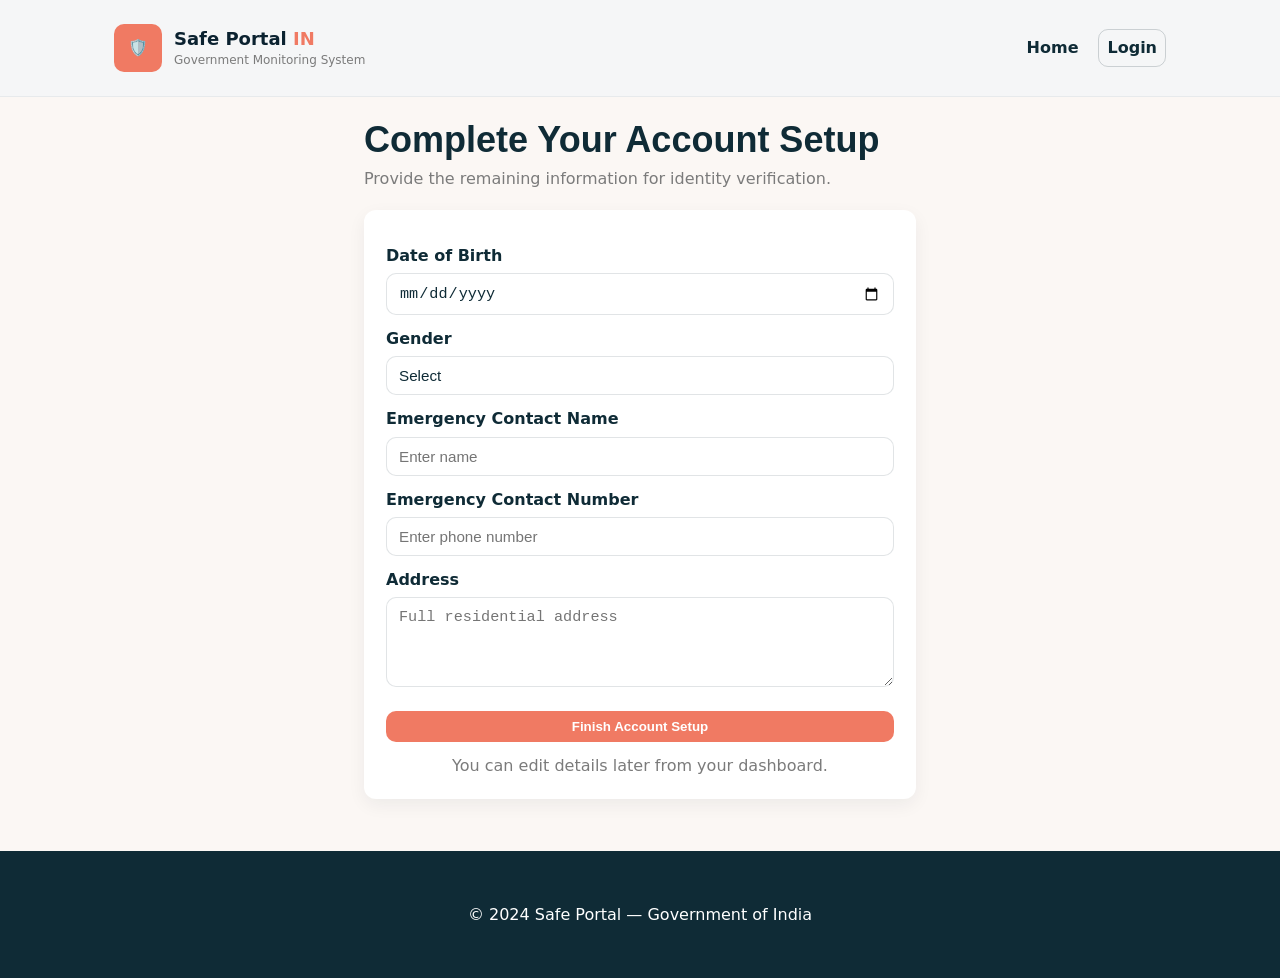
<file: create-account.html>
<!doctype html>
<html lang="en">
<head>
  <meta charset="utf-8" />
  <meta name="viewport" content="width=device-width, initial-scale=1" />
  <title>Complete Account Setup — Safe Portal IN</title>
  <link rel="stylesheet" href="Styles.css" />
</head>

<body>

<header class="site-header">
  <div class="container header-inner">
    <div class="brand">
      <div class="logo">🛡️</div>
      <div>
        <div class="brand-title">Safe Portal <span class="brand-sub">IN</span></div>
        <div class="brand-small">Government Monitoring System</div>
      </div>
    </div>
    <nav class="nav">
      <a href="Safe-portal-in-website.html">Home</a>
      <a href="login.html" class="btn btn-outline">Login</a>
    </nav>
  </div>
</header>

<main class="container" style="max-width:600px">

  <h1>Complete Your Account Setup</h1>
  <p class="muted">Provide the remaining information for identity verification.</p>

  <form class="card" style="padding:22px; margin-top:20px;">

    <label>Date of Birth</label>
    <input type="date" class="input" required />

    <label>Gender</label>
    <select class="input" required>
      <option value="">Select</option>
      <option>Male</option>
      <option>Female</option>
      <option>Other</option>
    </select>

    <label>Emergency Contact Name</label>
    <input type="text" class="input" placeholder="Enter name" required />

    <label>Emergency Contact Number</label>
    <input type="tel" class="input" placeholder="Enter phone number" required />

    <label>Address</label>
    <textarea class="input" placeholder="Full residential address" required></textarea>

    <button class="btn btn-primary" style="width:100%; margin-top:18px;">
      Finish Account Setup
    </button>

    <p class="muted center" style="margin-top:12px;">
      You can edit details later from your dashboard.
    </p>

  </form>

</main>

<footer class="site-footer">
  <div class="container">© 2024 Safe Portal — Government of India</div>
</footer>

</body>
</html>
</file>
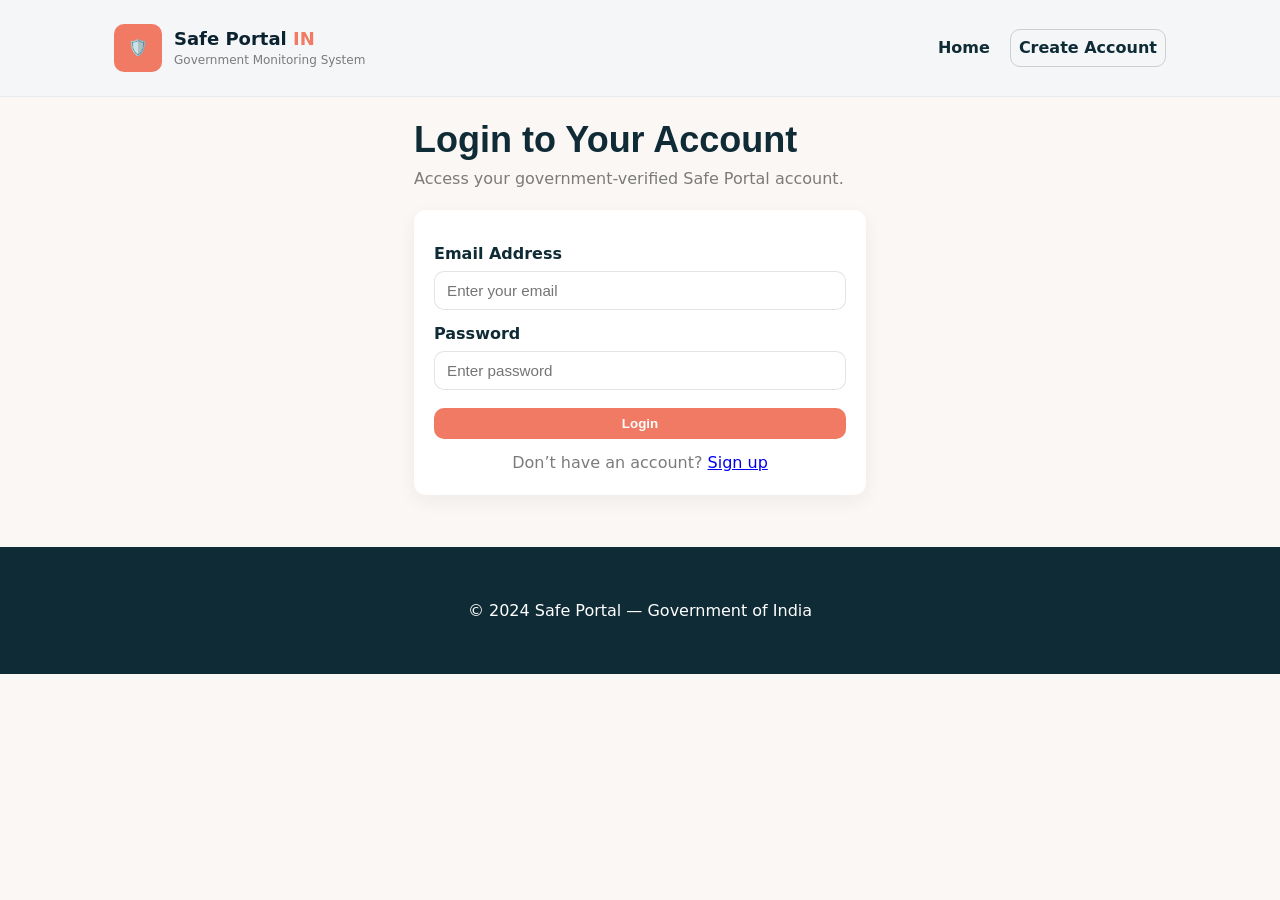
<file: login.html>
<!doctype html>
<html lang="en">
<head>
  <meta charset="utf-8" />
  <meta name="viewport" content="width=device-width, initial-scale=1" />
  <title>Login — Safe Portal IN</title>
  <link rel="stylesheet" href="Styles.css" />
</head>

<body>

<header class="site-header">
  <div class="container header-inner">
    <div class="brand">
      <div class="logo">🛡️</div>
      <div>
        <div class="brand-title">Safe Portal <span class="brand-sub">IN</span></div>
        <div class="brand-small">Government Monitoring System</div>
      </div>
    </div>
    <nav class="nav">
      <a href="Safe-portal-in-website.html">Home</a>
      <a href="signup.html" class="btn btn-outline">Create Account</a>
    </nav>
  </div>
</header>

<main class="container" style="max-width:500px">

  <h1>Login to Your Account</h1>
  <p class="muted">Access your government-verified Safe Portal account.</p>

  <form class="card" style="padding:20px; margin-top:20px;">

    <label>Email Address</label>
    <input type="email" class="input" required placeholder="Enter your email" />

    <label>Password</label>
    <input type="password" class="input" required placeholder="Enter password" />

    <button class="btn btn-primary" style="width:100%; margin-top:18px;">
      Login
    </button>

    <p class="muted" style="margin-top:12px; text-align:center;">
      Don’t have an account? <a href="signup.html">Sign up</a>
    </p>

  </form>

</main>

<footer class="site-footer">
  <div class="container">© 2024 Safe Portal — Government of India</div>
</footer>

</body>
</html>
</file>
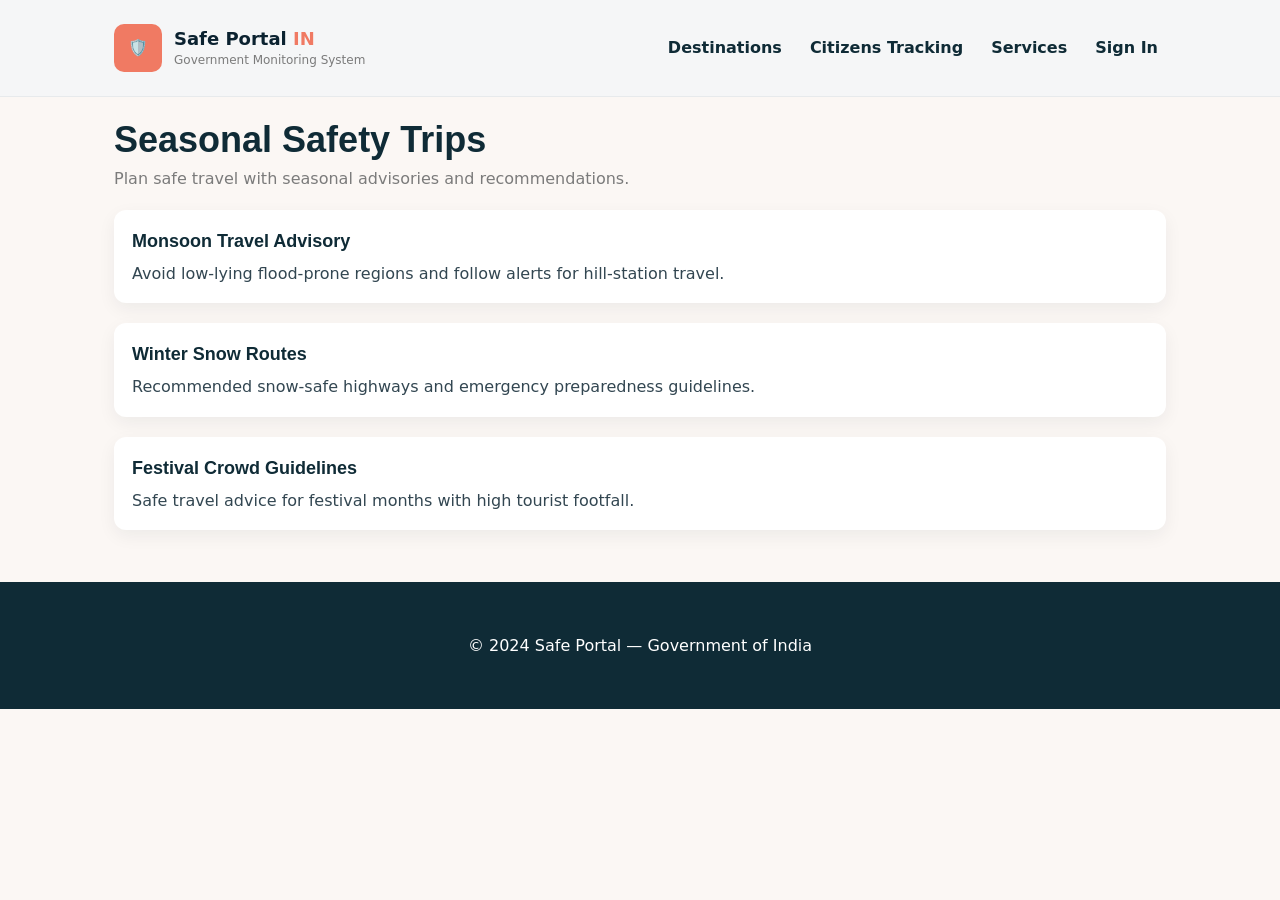
<file: seasonal.html>
<!doctype html>
<html lang="en">
<head>
  <meta charset="utf-8" />
  <meta name="viewport" content="width=device-width,initial-scale=1" />
  <title>Seasonal Trips — Safe Portal IN</title>
  <link rel="stylesheet" href="Styles.css">
</head>

<body>

<header class="site-header">
  <div class="container header-inner">
    <div class="brand">
      <div class="logo">🛡️</div>
      <div>
        <div class="brand-title">Safe Portal <span class="brand-sub">IN</span></div>
        <div class="brand-small">Government Monitoring System</div>
      </div>
    </div>

    <nav class="nav">
      <a href="Safe-portal-in-website.html">Destinations</a>
      <a href="Safe-portal-in-website.html">Citizens Tracking</a>
      <a href="services.html">Services</a>
      <a href="signup.html">Sign In</a>
    </nav>
  </div>
</header>

<main class="container">

  <h1>Seasonal Safety Trips</h1>
  <p class="muted">Plan safe travel with seasonal advisories and recommendations.</p>

  <section class="card" style="padding:18px;margin-top:20px;">
    <h3>Monsoon Travel Advisory</h3>
    <p>Avoid low-lying flood-prone regions and follow alerts for hill-station travel.</p>
  </section>

  <section class="card" style="padding:18px;margin-top:20px;">
    <h3>Winter Snow Routes</h3>
    <p>Recommended snow-safe highways and emergency preparedness guidelines.</p>
  </section>

  <section class="card" style="padding:18px;margin-top:20px;">
    <h3>Festival Crowd Guidelines</h3>
    <p>Safe travel advice for festival months with high tourist footfall.</p>
  </section>

</main>

<footer class="site-footer">
  <div class="container">© 2024 Safe Portal — Government of India</div>
</footer>

</body>
</html>
</file>
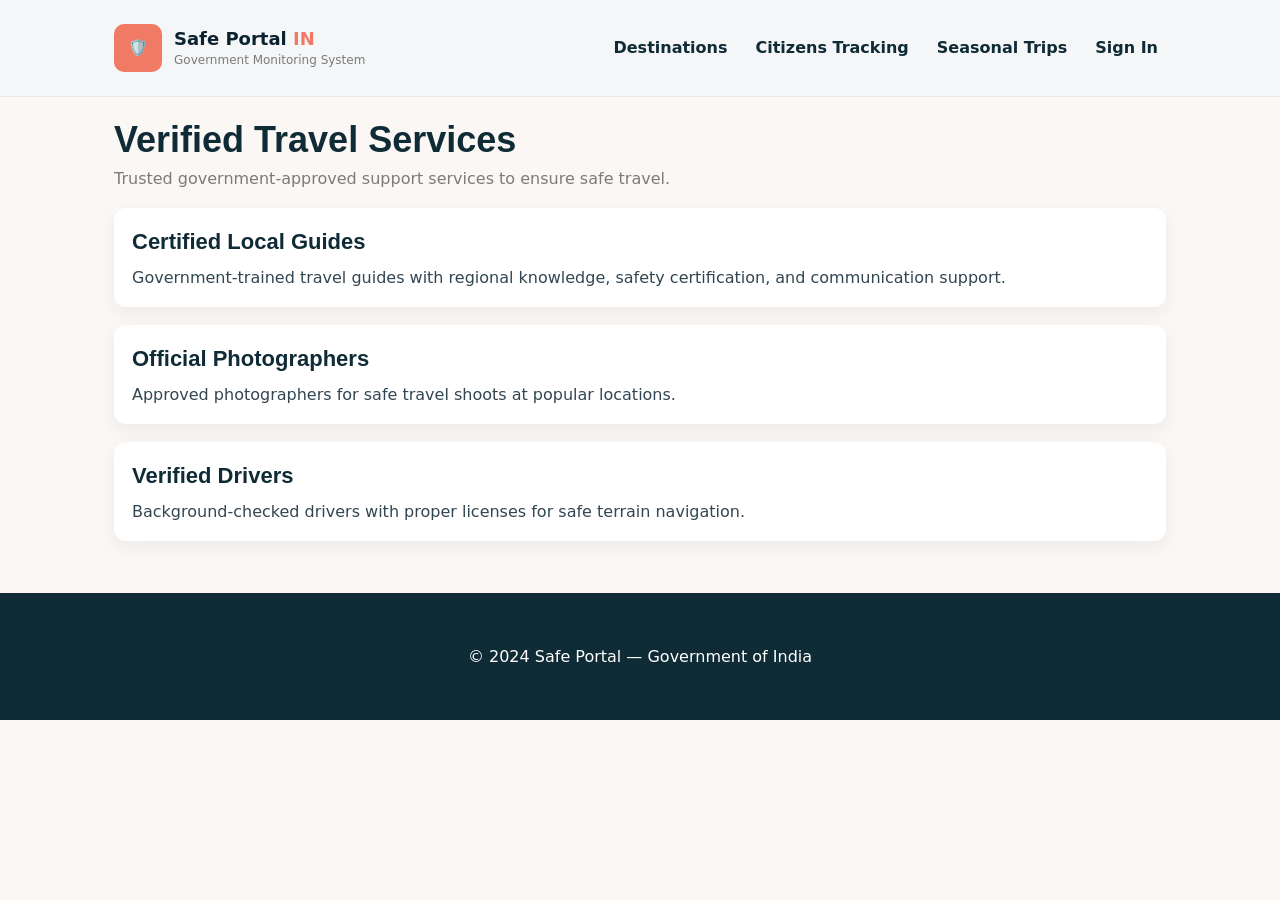
<file: services.html>
<!doctype html>
<html lang="en">
<head>
  <meta charset="utf-8" />
  <meta name="viewport" content="width=device-width,initial-scale=1" />
  <title>Services — Safe Portal IN</title>
  <link rel="stylesheet" href="Styles.css">
</head>

<body>

<header class="site-header">
  <div class="container header-inner">
    <div class="brand">
      <div class="logo">🛡️</div>
      <div>
        <div class="brand-title">Safe Portal <span class="brand-sub">IN</span></div>
        <div class="brand-small">Government Monitoring System</div>
      </div>
    </div>

    <nav class="nav">
      <a href="Safe-portal-in-website.html">Destinations</a>
      <a href="Safe-portal-in-website.html">Citizens Tracking</a>
      <a href="seasonal.html">Seasonal Trips</a>
      <a href="signup.html">Sign In</a>
    </nav>
  </div>
</header>

<main class="container">

  <h1>Verified Travel Services</h1>
  <p class="muted">Trusted government-approved support services to ensure safe travel.</p>

  <section id="guides" class="card" style="margin-top:18px;padding:18px;">
    <h2>Certified Local Guides</h2>
    <p>Government-trained travel guides with regional knowledge, safety certification, and communication support.</p>
  </section>

  <section id="photographer" class="card" style="margin-top:18px;padding:18px;">
    <h2>Official Photographers</h2>
    <p>Approved photographers for safe travel shoots at popular locations.</p>
  </section>

  <section id="driver" class="card" style="margin-top:18px;padding:18px;">
    <h2>Verified Drivers</h2>
    <p>Background-checked drivers with proper licenses for safe terrain navigation.</p>
  </section>

</main>

<footer class="site-footer">
  <div class="container">© 2024 Safe Portal — Government of India</div>
</footer>

</body>
</html>
</file>
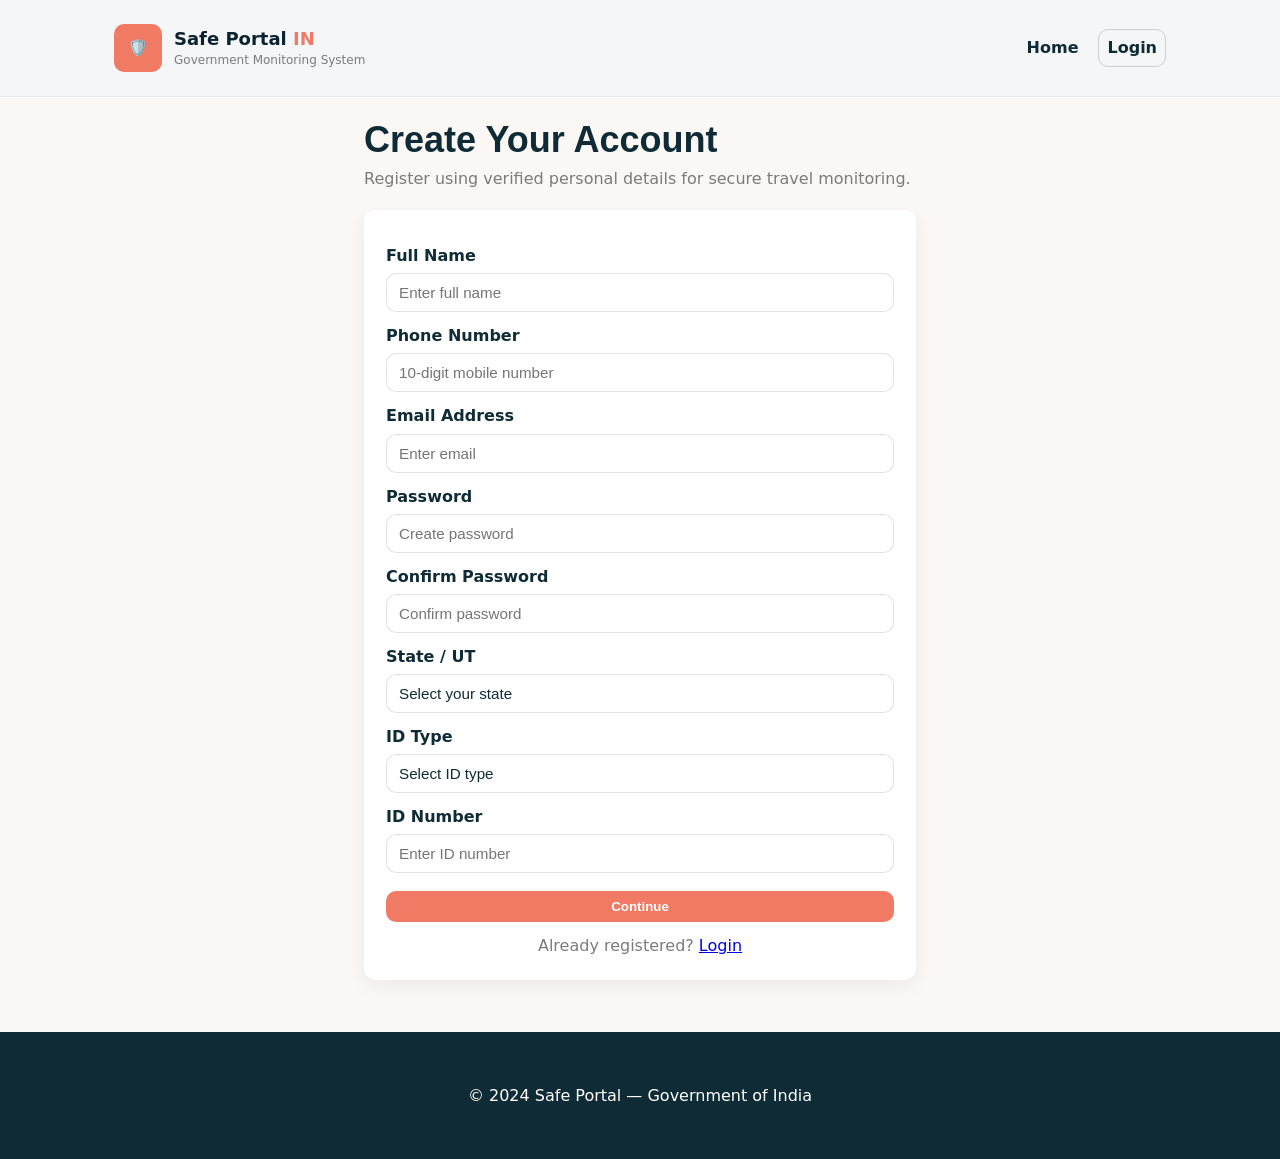
<file: signup.html>
<!doctype html>
<html lang="en">

<head>
    <meta charset="utf-8" />
    <meta name="viewport" content="width=device-width, initial-scale=1" />
    <title>Create Account — Safe Portal IN</title>
    <link rel="stylesheet" href="Styles.css" />
</head>

<body>

    <header class="site-header">
        <div class="container header-inner">
            <div class="brand">
                <div class="logo">🛡️</div>
                <div>
                    <div class="brand-title">Safe Portal <span class="brand-sub">IN</span></div>
                    <div class="brand-small">Government Monitoring System</div>
                </div>
            </div>
            <nav class="nav">
                <a href="Safe-portal-in-website.html">Home</a>
                <a href="login.html" class="btn btn-outline">Login</a>
            </nav>
        </div>
    </header>

    <main class="container" style="max-width:600px">

        <h1>Create Your Account</h1>
        <p class="muted">Register using verified personal details for secure travel monitoring.</p>

        <form class="card" style="padding:22px; margin-top:20px;">

            <label>Full Name</label>
            <input type="text" class="input" placeholder="Enter full name" required />

            <label>Phone Number</label>
            <input type="tel" class="input" placeholder="10-digit mobile number" required />

            <label>Email Address</label>
            <input type="email" class="input" placeholder="Enter email" required />

            <label>Password</label>
            <input type="password" class="input" placeholder="Create password" required />

            <label>Confirm Password</label>
            <input type="password" class="input" placeholder="Confirm password" required />

            <label>State / UT</label>
            <select class="input" required>
                <option value="">Select your state</option>
                <option>Andhra Pradesh</option>
                <option>Arunachal Pradesh</option>
                <option>Assam</option>
                <option>Bihar</option>
                <option>Chhattisgarh</option>
                <option>Delhi</option>
                <option>Goa</option>
                <option>Gujarat</option>
                <option>Haryana</option>
                <option>Himachal Pradesh</option>
                <option>Jammu & Kashmir</option>
                <option>Karnataka</option>
                <option>Kerala</option>
                <option>Madhya Pradesh</option>
                <option>Maharashtra</option>
                <option>Odisha</option>
                <option>Punjab</option>
                <option>Rajasthan</option>
                <option>Tamil Nadu</option>
                <option>Telangana</option>
                <option>Uttar Pradesh</option>
                <option>Uttarakhand</option>
                <option>West Bengal</option>
            </select>

            <label>ID Type</label>
            <select class="input" required>
                <option value="">Select ID type</option>
                <option>Aadhaar</option>
                <option>Passport</option>
                <option>Voter ID</option>
            </select>

            <label>ID Number</label>
            <input type="text" class="input" placeholder="Enter ID number" required />

            <button class="btn btn-primary" style="width:100%; margin-top:18px;">
                Continue
            </button>

            <p class="muted center" style="margin-top:12px;">
                Already registered? <a href="login.html">Login</a>
            </p>

        </form>

    </main>

    <footer class="site-footer">
        <div class="container">© 2024 Safe Portal — Government of India</div>
    </footer>

</body>

</html>
</file>
<file: Styles.css>
:root {
    --accent: #f07a63;
    --dark: #0f2b36;
    --muted: #7b7b7b;
    --bg: #fbf7f4;
    --card: #ffffff;
    --success: #2a9d6f;
    --danger: #d43b2a;
    --radius: 12px;
    --max-width: 1100px;
    --shadow: 0 6px 18px rgba(11, 34, 48, 0.06);
}

/* Reset + base */
* {
    box-sizing: border-box;
    margin: 0;
    padding: 0
}

html,
body {
    height: 100%
}

body {
    font-family: "Roboto", system-ui, -apple-system, "Segoe UI", "Helvetica Neue", Arial;
    color: #0b2230;
    background: var(--bg);
    -webkit-font-smoothing: antialiased;
    -moz-osx-font-smoothing: grayscale;
    line-height: 1.45;
    -webkit-text-size-adjust: 100%;
}

/* Container */
.container {
    max-width: var(--max-width);
    margin: 0 auto;
    padding: 24px;
}

/* Typography */
h1,
h2,
h3,
h4 {
    font-family: "Montserrat", "Segoe UI", Roboto, Arial, sans-serif;
    color: var(--dark)
}

h1 {
    font-size: 2.25rem;
    line-height: 1.05
}

h2 {
    font-size: 1.375rem
}

h3 {
    font-size: 1.125rem
}

p {
    margin-top: 0.5rem;
    color: rgba(11, 34, 48, 0.84)
}

.muted {
    color: var(--muted)
}

.center {
    text-align: center
}

.small {
    font-size: 0.85rem
}

/* Header */
.site-header {
    background: #f5f6f7;
    border-bottom: 1px solid rgba(11, 34, 48, 0.06);
}

.header-inner {
    display: flex;
    align-items: center;
    justify-content: space-between;
    gap: 18px
}

.brand {
    display: flex;
    align-items: center;
    gap: 12px
}

.logo {
    width: 48px;
    height: 48px;
    border-radius: 10px;
    background: var(--accent);
    display: flex;
    align-items: center;
    justify-content: center;
    color: white;
    font-weight: 700
}

.brand-title {
    font-weight: 800;
    font-size: 18px
}

.brand-sub {
    color: var(--accent)
}

.brand-small {
    font-size: 12px;
    color: var(--muted)
}

.nav {
    display: flex;
    align-items: center;
    gap: 12px
}

.nav a {
    color: var(--dark);
    text-decoration: none;
    padding: 6px 8px;
    font-weight: 600
}

.nav a:hover {
    opacity: 0.9
}

/* Buttons */
.btn {
    display: inline-flex;
    align-items: center;
    justify-content: center;
    padding: 8px 14px;
    border-radius: 10px;
    border: 0;
    font-weight: 700;
    cursor: pointer;
    background: transparent;
    color: var(--dark);
}

.btn-outline {
    border: 1px solid rgba(11, 34, 48, 0.18);
    background: transparent
}

.btn-primary {
    background: var(--accent);
    color: #fff
}

.btn-danger {
    background: var(--danger);
    color: #fff
}

.btn:active {
    transform: translateY(1px)
}

/* Nav dropdown */
.nav-dropdown {
    position: relative;
    display: inline-block
}

.dropdown-toggle {
    background: transparent;
    border: 1px solid rgba(11, 34, 48, 0.12);
    padding: 8px 12px;
    border-radius: 10px;
    cursor: pointer
}

.dropdown-menu {
    position: absolute;
    right: 0;
    top: 44px;
    background: #fff;
    border-radius: 10px;
    box-shadow: var(--shadow);
    min-width: 180px;
    padding: 8px;
    display: none;
    z-index: 40;
}

.dropdown-menu a {
    display: block;
    padding: 8px 12px;
    color: var(--dark);
    text-decoration: none;
    border-radius: 8px
}

.dropdown-menu a:hover {
    background: rgba(11, 34, 48, 0.04)
}

.nav-dropdown:hover .dropdown-menu {
    display: block
}

/* Hero */
.hero {
    position: relative;
    color: white;
    padding: 72px 0 110px;
    text-align: center;
    overflow: hidden
}

.hero-bg {
    position: absolute;
    inset: 0;
    background-image: url('https://images.unsplash.com/photo-1512453979798-5ea266f8880c?auto=format&fit=crop&w=1600&q=60');
    background-size: cover;
    background-position: center;
    filter: brightness(0.48) saturate(0.8);
    z-index: 0
}

.hero-content {
    position: relative;
    z-index: 2;
    max-width: 920px;
    margin: 0 auto
}

.badge {
    display: inline-block;
    background: rgba(255, 255, 255, 0.08);
    padding: 7px 14px;
    border-radius: 20px;
    font-size: 0.85rem
}

.lead {
    font-size: 1.05rem;
    margin-top: 12px;
    color: rgba(255, 255, 255, 0.95)
}

.accent {
    color: var(--accent)
}

/* Search */
.search-row {
    display: flex;
    gap: 12px;
    justify-content: center;
    margin-top: 18px;
    flex-wrap: wrap
}

.search {
    display: flex;
    align-items: center;
    background: #fff;
    padding: 10px 14px;
    border-radius: 28px;
    min-width: 260px;
    width: 520px;
    max-width: 80%
}

.search .icon {
    opacity: 0.65
}

.search input {
    border: 0;
    outline: 0;
    font-size: 15px;
    padding-left: 8px;
    width: 100%
}

/* Stats */
.stats {
    margin-top: -40px
}

.stat-actions {
    display: flex;
    justify-content: flex-end;
    gap: 10px
}

.stat-cards {
    display: flex;
    gap: 18px;
    flex-wrap: wrap;
    margin-top: 14px
}

.stat-card {
    flex: 1;
    min-width: 160px;
    background: var(--card);
    padding: 18px;
    border-radius: 12px;
    box-shadow: var(--shadow);
    text-align: center
}

.stat-card .big {
    font-size: 1.6rem;
    font-weight: 800;
    color: var(--dark)
}

/* Cards grid */
.cards-grid {
    display: grid;
    grid-template-columns: repeat(auto-fit, minmax(260px, 1fr));
    gap: 18px;
    margin-top: 18px
}

.card {
    background: var(--card);
    border-radius: 12px;
    box-shadow: var(--shadow);
    overflow: hidden
}

.card .card-body {
    padding: 14px
}

.rating {
    font-size: 18px;
    color: #f5a623;
    /* gold stars */
    font-weight: 700;
    margin-top: 6px;
    display: flex;
    align-items: center;
    gap: 6px;
}

.rating-number {
    font-size: 14px;
    color: var(--dark);
    font-weight: 600;
}


/* Destinations */
.card-media {
    height: 150px;
    background-size: cover;
    background-position: center
}

.tag {
    display: inline-block;
    background: var(--accent);
    color: #fff;
    padding: 6px 10px;
    border-radius: 20px;
    font-weight: 700;
    font-size: 0.85rem
}

.tag.amber {
    background: #ff9b6a
}

.status {
    margin-top: 12px;
    font-weight: 700
}

.status.safe {
    color: var(--success)
}

.status.moderate {
    color: #ff8c00
}

/* SOS Section */
.sos-cta {
    background: linear-gradient(180deg, var(--accent), #f05f45);
    color: #fff;
    padding: 40px;
    border-radius: 14px;
    margin: 36px 0;
    text-align: center
}

.sos-cta .large {
    padding: 12px 20px;
    font-size: 1rem
}

/* Features */
.features {
    padding: 18px 0
}

.cards-grid-3 {
    display: grid;
    grid-template-columns: repeat(auto-fit, minmax(220px, 1fr));
    gap: 18px
}

.feature-card {
    padding: 18px;
    text-align: center
}

.feature-card .icon {
    font-size: 20px;
    margin-bottom: 8px
}

/* Download */
.download-card {
    padding: 28px;
    text-align: center
}

.store-btn {
    display: inline-block;
    padding: 10px 16px;
    border-radius: 8px;
    border: 1px solid rgba(11, 34, 48, 0.12);
    text-decoration: none;
    color: var(--dark);
    margin: 8px
}

/* Footer */
.site-footer {
    background: #0f2b36;
    color: #fff;
    padding: 28px 0;
    margin-top: 28px;
    text-align: center
}

.site-footer .muted {
    color: rgba(255, 255, 255, 0.8)
}

/* Forms (used on signup/login/create-account pages) */
form.card {
    background: var(--card);
    padding: 18px;
    border-radius: 12px;
    box-shadow: var(--shadow)
}

label {
    display: block;
    margin-top: 12px;
    margin-bottom: 6px;
    font-weight: 600;
    color: var(--dark)
}

.input,
input[type="text"],
input[type="email"],
input[type="password"],
input[type="tel"],
select,
textarea,
input[type="date"] {
    width: 100%;
    padding: 10px 12px;
    border-radius: 10px;
    border: 1px solid rgba(11, 34, 48, 0.12);
    background: #fff;
    font-size: 0.95rem;
    color: var(--dark);
    outline: none;
    transition: box-shadow .15s, border-color .15s;
}

.input:focus,
input:focus,
select:focus,
textarea:focus {
    box-shadow: 0 4px 14px rgba(0, 0, 0, 0.06);
    border-color: rgba(11, 34, 48, 0.18);
}

textarea.input {
    min-height: 90px;
    resize: vertical
}

select.input {
    appearance: none;
    background-image: none
}

/* Form helpers */
.form-row {
    display: flex;
    gap: 12px
}

.form-row .input {
    flex: 1
}

/* Small screen adjustments for forms */
@media (max-width:700px) {
    .form-row {
        flex-direction: column
    }
}

/* Modal (SOS confirmation) */
.modal {
    position: fixed;
    inset: 0;
    display: none;
    align-items: center;
    justify-content: center;
    background: rgba(0, 0, 0, 0.45);
    z-index: 80;
    padding: 18px
}

.modal-inner {
    background: #fff;
    padding: 20px;
    border-radius: 10px;
    max-width: 520px;
    width: 100%;
    box-shadow: 0 10px 30px rgba(0, 0, 0, 0.18)
}

.modal .modal-actions {
    display: flex;
    gap: 10px;
    justify-content: flex-end;
    margin-top: 16px
}

/* Testimonials (if used) */
.testimonials {
    background: #0f2b36;
    color: #fff;
    padding: 40px;
    border-radius: 12px
}

.testimonial-card {
    padding: 16px;
    background: rgba(255, 255, 255, 0.03);
    border-radius: 10px
}

.testimonial-card .who {
    margin-top: 8px;
    color: #ffd66b;
    font-weight: 700
}

/* Utilities */
.right {
    text-align: right
}

.left {
    text-align: left
}

.mt-12 {
    margin-top: 12px
}

.mt-20 {
    margin-top: 20px
}

/* Small screens */
@media (max-width:900px) {
    .header-inner {
        padding: 8px 0
    }

    .hero {
        padding: 48px 0 80px
    }

    h1 {
        font-size: 1.85rem
    }

    .search {
        width: 100%;
        max-width: 100%
    }

    .stat-cards {
        flex-direction: column
    }

    .nav {
        gap: 8px
    }

    .brand-title {
        font-size: 16px
    }
}

/* Accessibility & focus */
a:focus,
button:focus,
input:focus,
select:focus,
textarea:focus {
    outline: 3px solid rgba(240, 122, 99, 0.15);
    outline-offset: 2px
}

/* Tiny helper for centered content blocks */
.center-block {
    max-width: 820px;
    margin: 0 auto
}

/* Make dropdown keyboard accessible visually (basic) */
.dropdown-toggle:focus+.dropdown-menu,
.dropdown-toggle[aria-expanded="true"]+.dropdown-menu {
    display: block;
}

/* Simple responsive image utility */
.responsive-img {
    max-width: 100%;
    height: auto;
    display: block
}

/* Leaflet map container inside modal */
#mapContainer {
    width: 100%;
    height: 520px;
    border-radius: 8px;
}

/* Make Leaflet popups text easier to read inside your theme */
.leaflet-popup-content-wrapper {
    font-family: "Roboto", Arial, sans-serif;
    font-size: 14px;
}


/* Nearby section styles */
.nearby-distance {
    font-size: 0.9rem;
    color: var(--muted);
    margin-top: 6px;
}


/* End of single stylesheet for Safe Portal IN */
</file>
